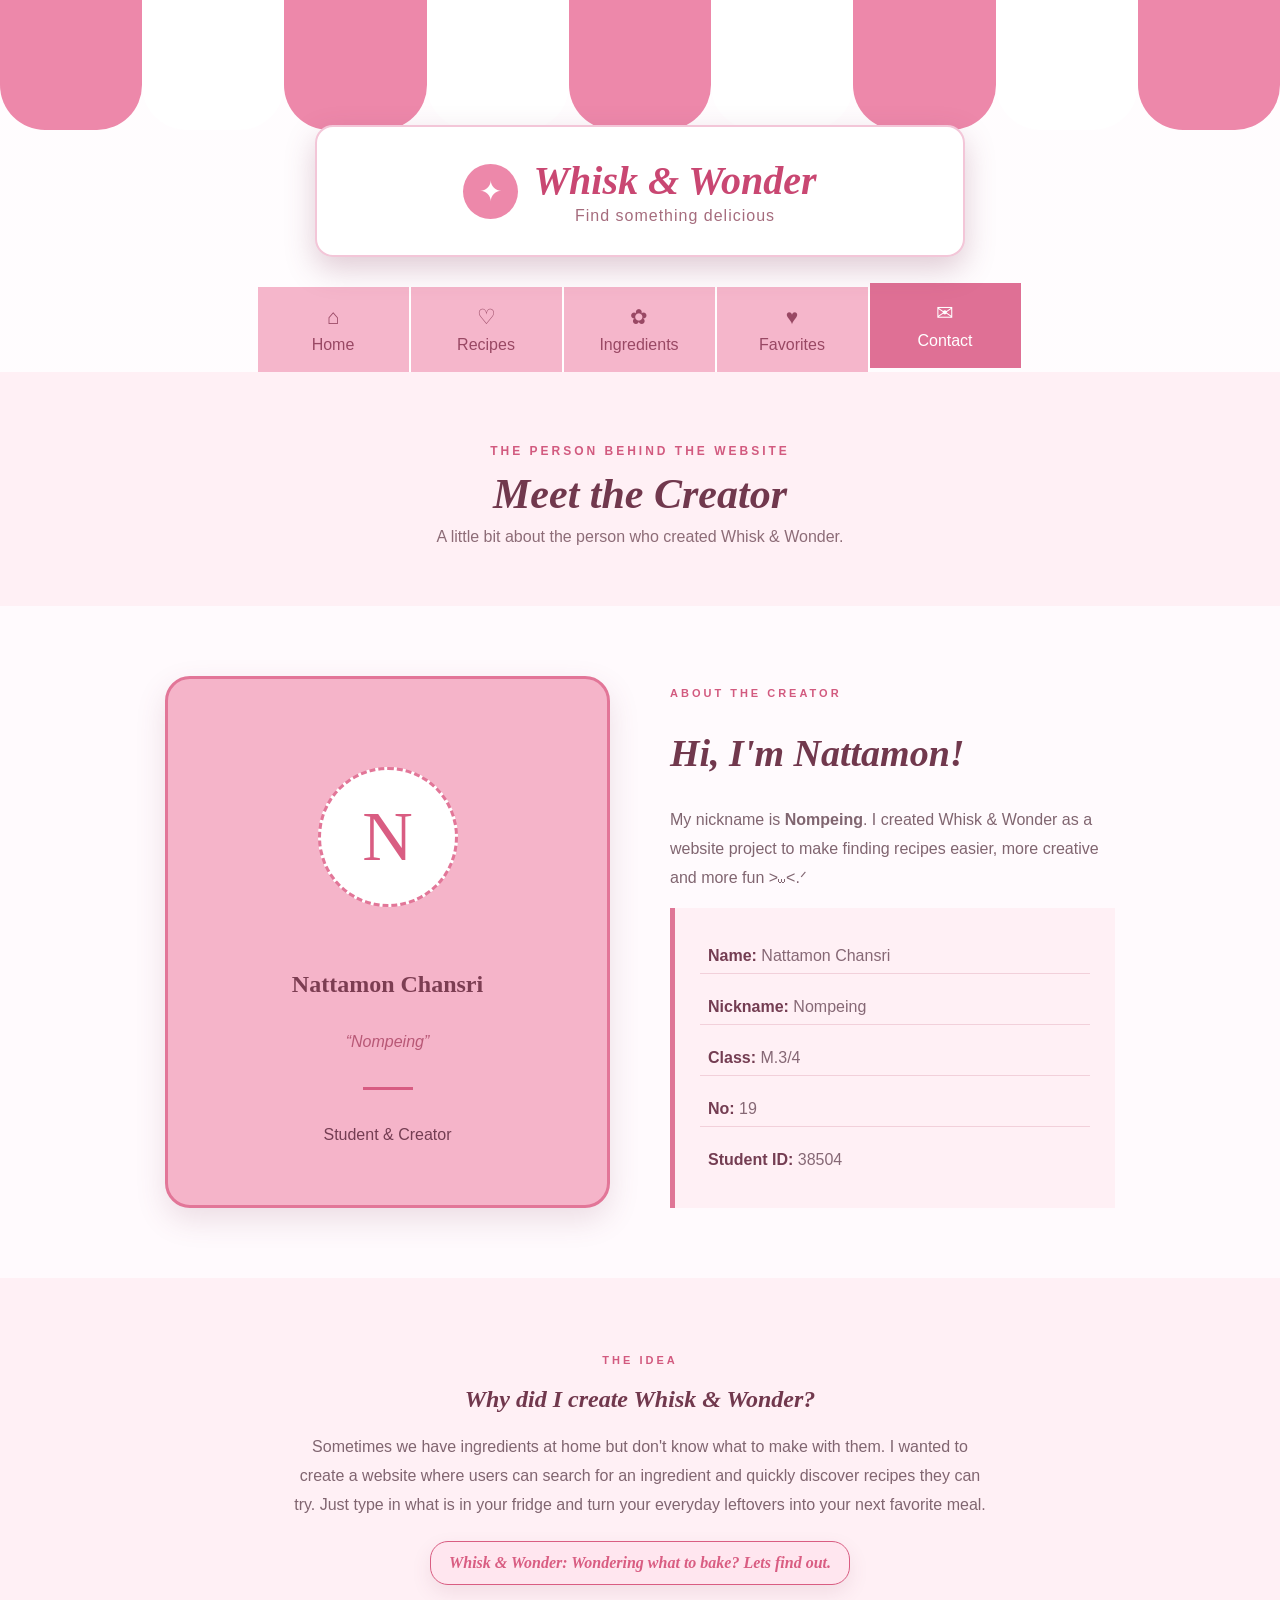
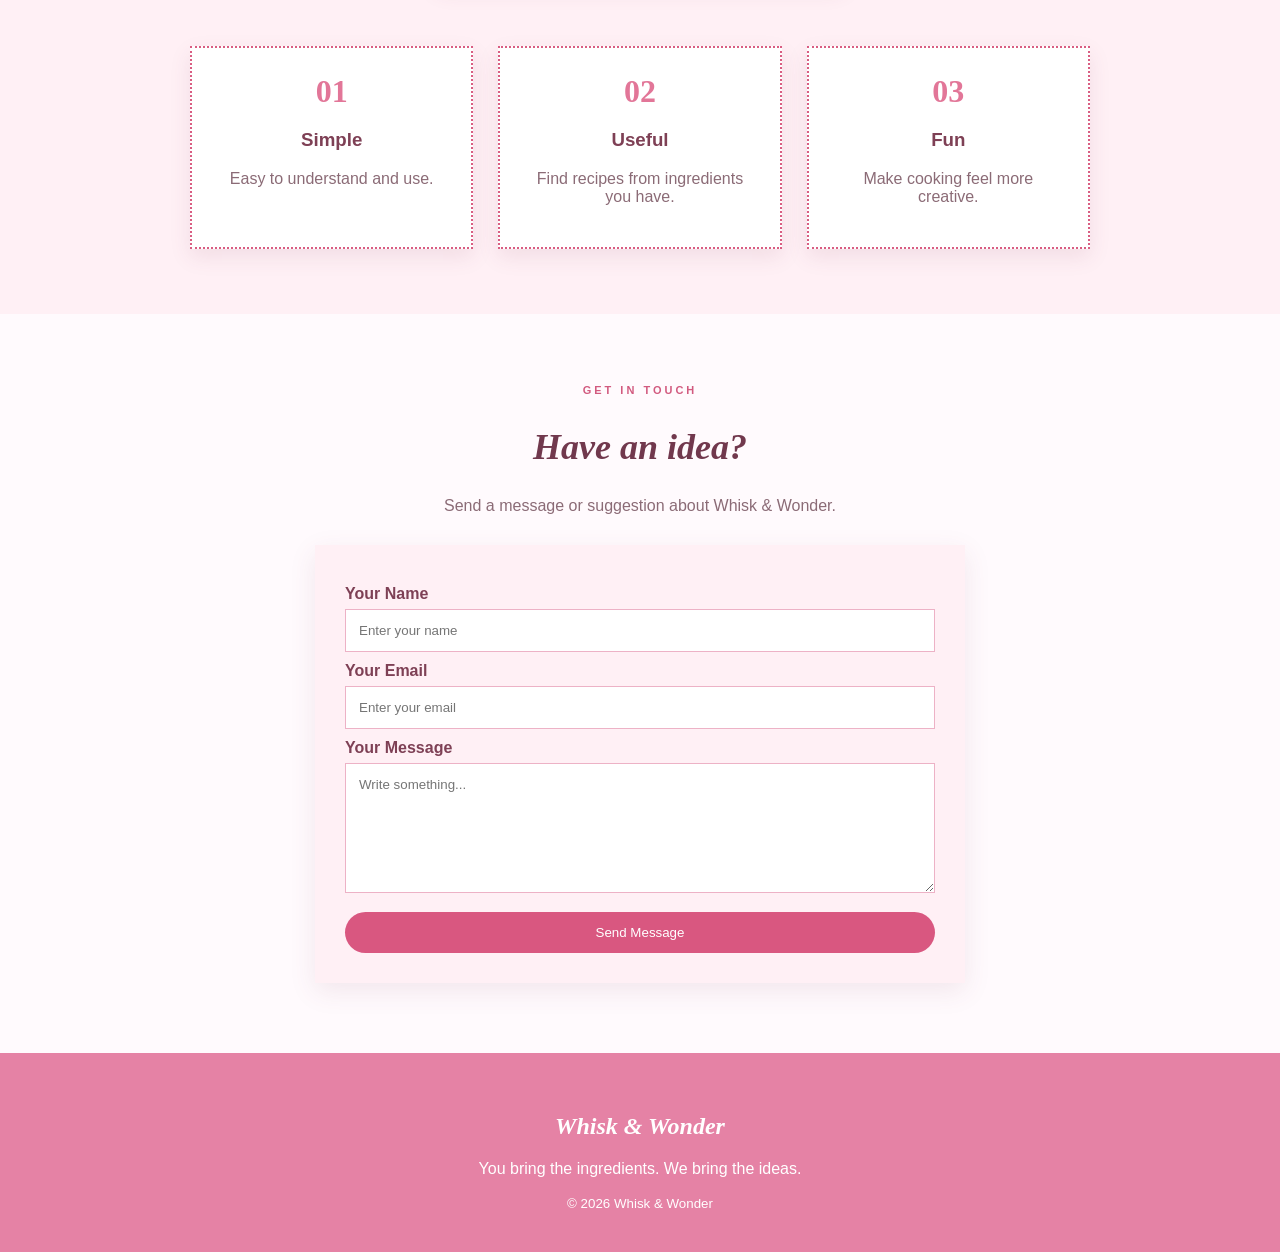
<file: Can edit-Whisk & Wonder/contact.html>
<!DOCTYPE html>
<html lang="en">

<head>

    <meta charset="UTF-8">

    <meta name="viewport" content="width=device-width, initial-scale=1.0">

    <title>Contact | Whisk & Wonder</title>

    <link rel="stylesheet" href="contact.css">

</head>


<body>


<header>

    <div class="awning">
        <div class="pink"></div>
        <div class="white"></div>
        <div class="pink"></div>
        <div class="white"></div>
        <div class="pink"></div>
        <div class="white"></div>
        <div class="pink"></div>
        <div class="white"></div>
        <div class="pink"></div>
    </div>


    <div class="logo">

        <div class="logo-star">✦</div>

        <div>
            <h1>Whisk & Wonder</h1>
            <p>Find something delicious</p>
        </div>

    </div>


    <nav>

        <a href="index.html">
            <span>⌂</span>
            Home
        </a>

        <a href="recipes.html">
            <span>♡</span>
            Recipes
        </a>

        <a href="ingredients.html">
            <span>✿</span>
            Ingredients
        </a>

        <a href="favorites.html">
            <span>♥</span>
            Favorites
        </a>

        <a href="contact.html" class="active">
            <span>✉</span>
            Contact
        </a>

    </nav>

</header>


<section class="title">

    <p>THE PERSON BEHIND THE WEBSITE</p>

    <h2>Meet the Creator</h2>

    <span>
        A little bit about the person who created Whisk & Wonder.
    </span>

</section>


<section class="creator">


    <div class="creator-card">

        <div class="profile">
            N
        </div>

        <h2>Nattamon Chansri</h2>

        <p class="nickname">
            “Nompeing”
        </p>

        <div class="line"></div>

        <p>
            Student & Creator
        </p>

    </div>


    <div class="information">

        <p class="mini-title">ABOUT THE CREATOR</p>

        <h2>Hi, I'm Nattamon!</h2>

        <p>
            My nickname is <b>Nompeing</b>. I created Whisk & Wonder
            as a website project to make finding recipes easier,
            more creative and more fun >⩊<.ᐟ
        </p>

        <div class="info">

            <p>
                <strong>Name:</strong>
                Nattamon Chansri
            </p>

            <p>
                <strong>Nickname:</strong>
                Nompeing
            </p>

            <p>
                <strong>Class:</strong>
                M.3/4
            </p>

            <p>
                <strong>No:</strong>
                19
            </p>

            <p>
                <strong>Student ID:</strong>
                38504
            </p>

        </div>

    </div>

</section>


<section class="idea">

    <p class="mini-title">THE IDEA</p>

    <h2>Why did I create Whisk & Wonder?</h2>

    <p>
        Sometimes we have ingredients at home but don't know
        what to make with them. I wanted to create a website
        where users can search for an ingredient and quickly
        discover recipes they can try. Just type in what is 
        in your fridge and turn your everyday leftovers 
        into your next favorite meal.
    </p>

    <h4> Whisk & Wonder: Wondering what to bake? Lets find out.</h4>

    <div class="idea-cards">

        <div>
            <strong>01</strong>
            <h3>Simple</h3>
            <p>Easy to understand and use.</p>
        </div>

        <div>
            <strong>02</strong>
            <h3>Useful</h3>
            <p>Find recipes from ingredients you have.</p>
        </div>

        <div>
            <strong>03</strong>
            <h3>Fun</h3>
            <p>Make cooking feel more creative.</p>
        </div>

    </div>

</section>


<section class="contact-form">

    <p class="mini-title">GET IN TOUCH</p>

    <h2>Have an idea?</h2>

    <p>
        Send a message or suggestion about Whisk & Wonder.
    </p>


    <form onsubmit="sendMessage(event)">

        <label>Your Name</label>

        <input type="text" required placeholder="Enter your name">


        <label>Your Email</label>

        <input type="email" required placeholder="Enter your email">


        <label>Your Message</label>

        <textarea required placeholder="Write something..."></textarea>


        <button type="submit">
            Send Message
        </button>

    </form>

</section>


<footer>

    <h2>Whisk & Wonder</h2>

    <p>You bring the ingredients. We bring the ideas.</p>

    <small>© 2026 Whisk & Wonder</small>

</footer>


<script src="script.js"></script>

</body>

</html>
</file>
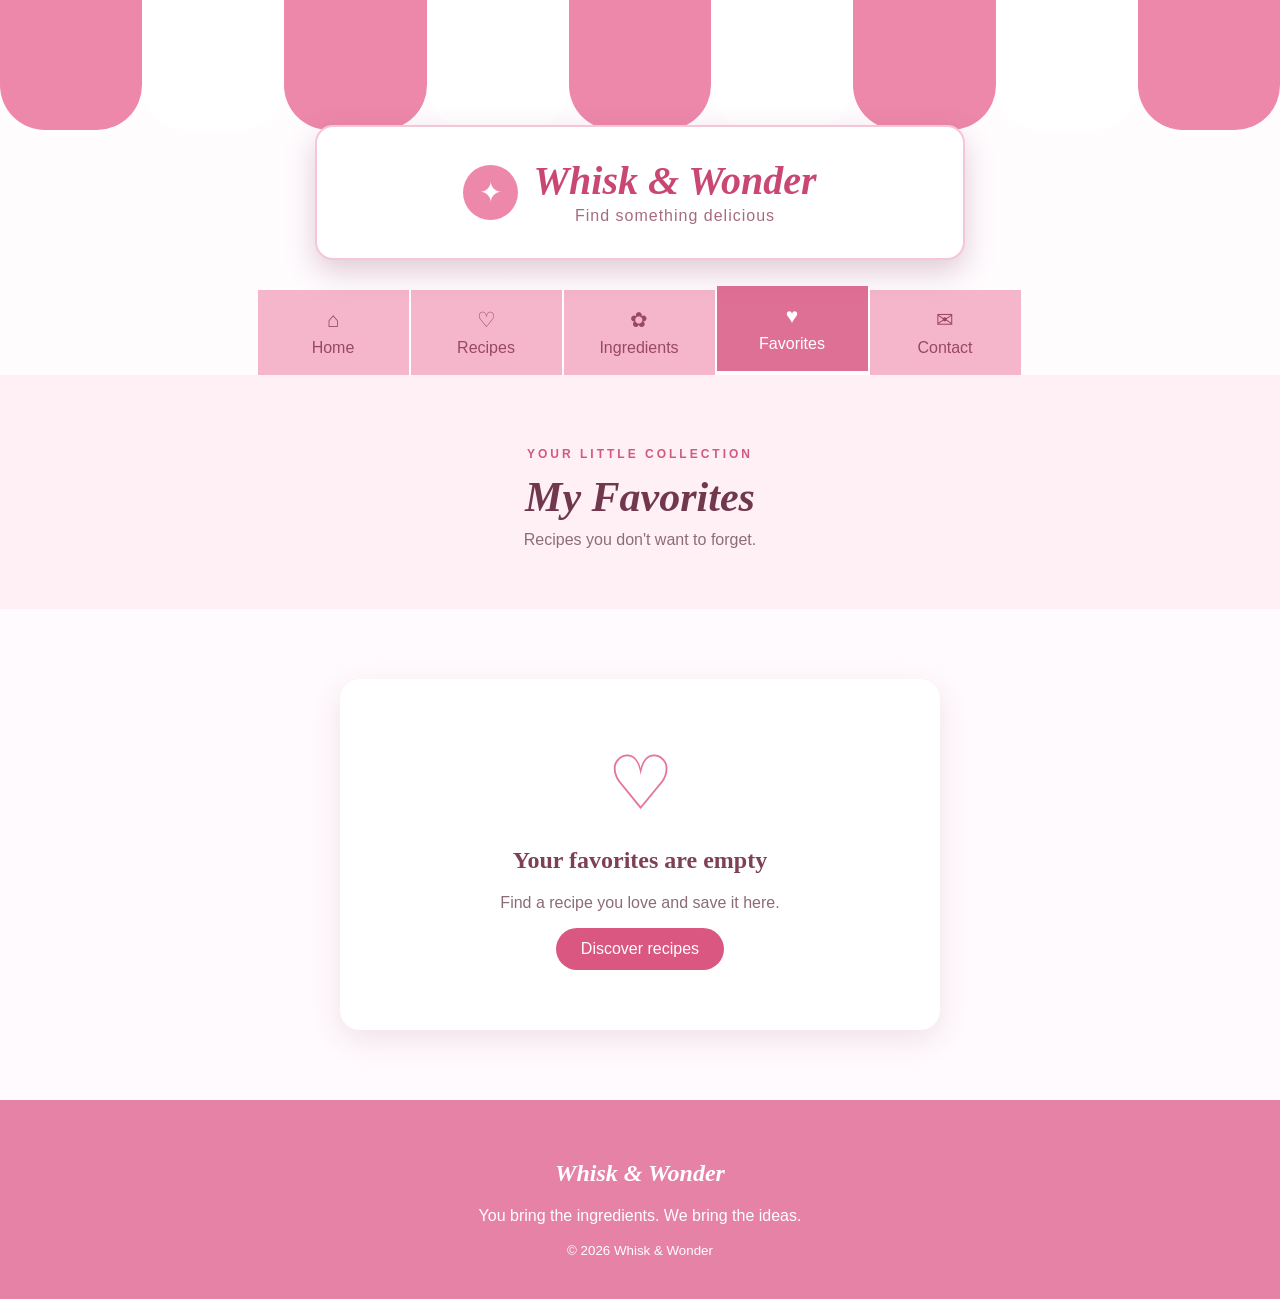
<file: Can edit-Whisk & Wonder/favorites.html>
<!DOCTYPE html>
<html lang="en">

<head>

    <meta charset="UTF-8">

    <meta name="viewport" content="width=device-width, initial-scale=1.0">

    <title>Favorites | Whisk & Wonder</title>

    <link rel="stylesheet" href="favorites.css">

</head>


<body>


<header>

    <div class="awning">
        <div class="pink"></div>
        <div class="white"></div>
        <div class="pink"></div>
        <div class="white"></div>
        <div class="pink"></div>
        <div class="white"></div>
        <div class="pink"></div>
        <div class="white"></div>
        <div class="pink"></div>
    </div>


    <div class="logo">

        <div class="logo-star">✦</div>

        <div>
            <h1>Whisk & Wonder</h1>
            <p>Find something delicious</p>
        </div>

    </div>


    <nav>

        <a href="index.html">
            <span>⌂</span>
            Home
        </a>

        <a href="recipes.html">
            <span>♡</span>
            Recipes
        </a>

        <a href="ingredients.html">
            <span>✿</span>
            Ingredients
        </a>

        <a href="favorites.html" class="active">
            <span>♥</span>
            Favorites
        </a>

        <a href="contact.html">
            <span>✉</span>
            Contact
        </a>

    </nav>

</header>


<section class="title">

    <p>YOUR LITTLE COLLECTION</p>

    <h2>My Favorites</h2>

    <span>
        Recipes you don't want to forget.
    </span>

</section>


<section class="favorite-area">

    <div id="favoriteList">

        <div class="empty">

            <div class="heart">♡</div>

            <h2>Your favorites are empty</h2>

            <p>
                Find a recipe you love and save it here.
            </p>

            <a href="recipes.html">
                Discover recipes
            </a>

        </div>

    </div>

</section>


<footer>

    <h2>Whisk & Wonder</h2>

    <p>You bring the ingredients. We bring the ideas.</p>

    <small>© 2026 Whisk & Wonder</small>

</footer>


<script src="script.js"></script>

</body>

</html>
</file>
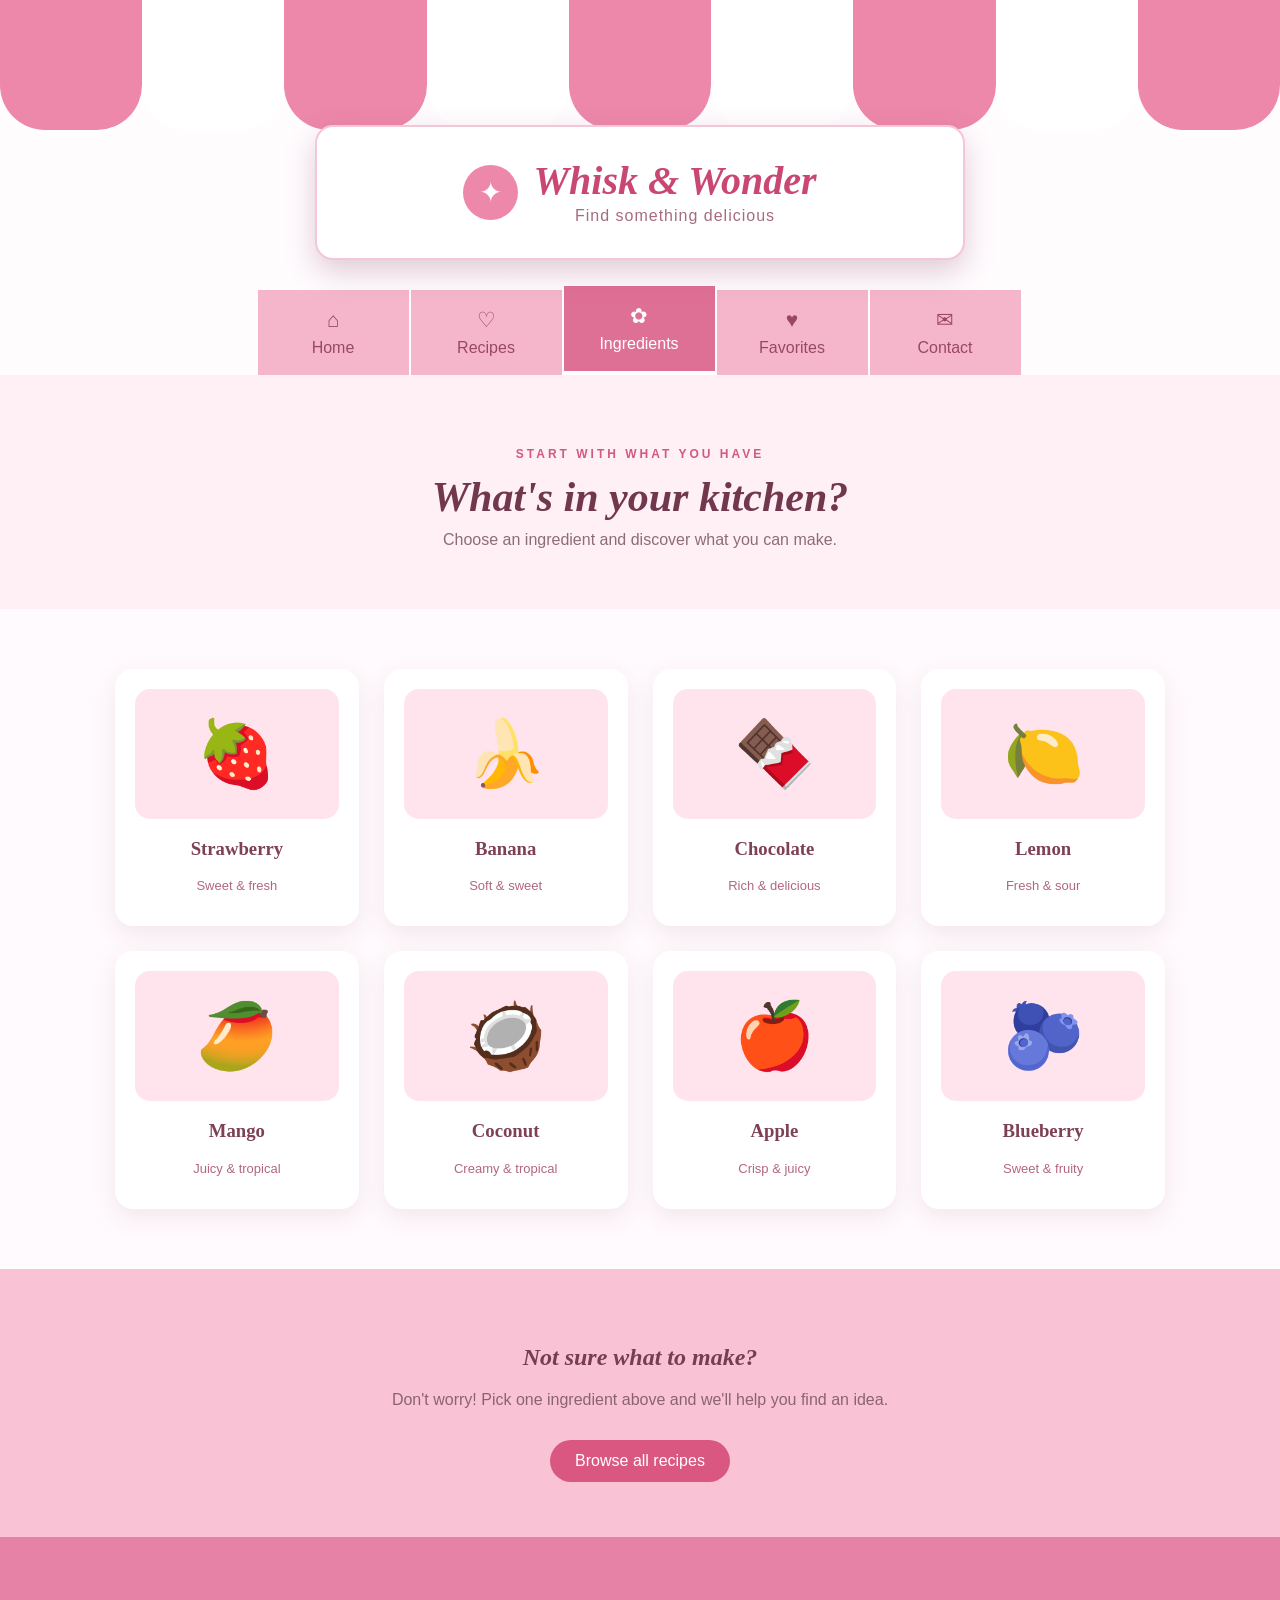
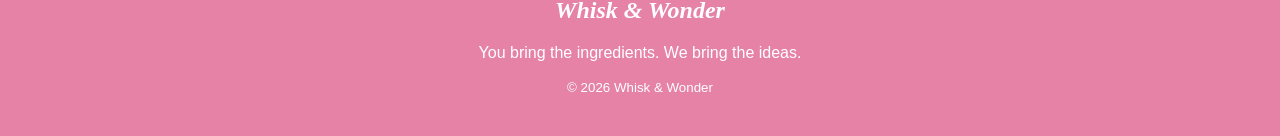
<file: Can edit-Whisk & Wonder/ingredients.html>
<!DOCTYPE html>
<html lang="en">

<head>

    <meta charset="UTF-8">

    <meta name="viewport" content="width=device-width, initial-scale=1.0">

    <title>Ingredients | Whisk & Wonder</title>

    <link rel="stylesheet" href="ingredients.css">

</head>


<body>


<header>

    <div class="awning">
        <div class="pink"></div>
        <div class="white"></div>
        <div class="pink"></div>
        <div class="white"></div>
        <div class="pink"></div>
        <div class="white"></div>
        <div class="pink"></div>
        <div class="white"></div>
        <div class="pink"></div>
    </div>


    <div class="logo">

        <div class="logo-star">✦</div>

        <div>
            <h1>Whisk & Wonder</h1>
            <p>Find something delicious</p>
        </div>

    </div>


    <nav>

        <a href="index.html">
            <span>⌂</span>
            Home
        </a>

        <a href="recipes.html">
            <span>♡</span>
            Recipes
        </a>

        <a href="ingredients.html" class="active">
            <span>✿</span>
            Ingredients
        </a>

        <a href="favorites.html">
            <span>♥</span>
            Favorites
        </a>

        <a href="contact.html">
            <span>✉</span>
            Contact
        </a>

    </nav>

</header>


<section class="title">

    <p>START WITH WHAT YOU HAVE</p>

    <h2>What's in your kitchen?</h2>

    <span>
        Choose an ingredient and discover what you can make.
    </span>

</section>


<section class="ingredients">


    <div class="ingredient-card"
         onclick="ingredientSearch('strawberry')">

        <div class="ingredient-picture">🍓</div>

        <h3>Strawberry</h3>

        <p>Sweet & fresh</p>

    </div>


    <div class="ingredient-card"
         onclick="ingredientSearch('banana')">

        <div class="ingredient-picture">🍌</div>

        <h3>Banana</h3>

        <p>Soft & sweet</p>

    </div>


    <div class="ingredient-card"
         onclick="ingredientSearch('chocolate')">

        <div class="ingredient-picture">🍫</div>

        <h3>Chocolate</h3>

        <p>Rich & delicious</p>

    </div>


    <div class="ingredient-card"
         onclick="ingredientSearch('lemon')">

        <div class="ingredient-picture">🍋</div>

        <h3>Lemon</h3>

        <p>Fresh & sour</p>

    </div>


    <div class="ingredient-card"
         onclick="ingredientSearch('mango')">

        <div class="ingredient-picture">🥭</div>

        <h3>Mango</h3>

        <p>Juicy & tropical</p>

    </div>


    <div class="ingredient-card"
         onclick="ingredientSearch('coconut')">

        <div class="ingredient-picture">🥥</div>

        <h3>Coconut</h3>

        <p>Creamy & tropical</p>

    </div>


    <div class="ingredient-card"
         onclick="ingredientSearch('apple')">

        <div class="ingredient-picture">🍎</div>

        <h3>Apple</h3>

        <p>Crisp & juicy</p>

    </div>


    <div class="ingredient-card"
         onclick="ingredientSearch('blueberry')">

        <div class="ingredient-picture">🫐</div>

        <h3>Blueberry</h3>

        <p>Sweet & fruity</p>

    </div>


</section>


<section class="tip">

    <h2>Not sure what to make?</h2>

    <p>
        Don't worry! Pick one ingredient above and
        we'll help you find an idea.
    </p>

    <a href="recipes.html">
        Browse all recipes
    </a>

</section>


<footer>

    <h2>Whisk & Wonder</h2>

    <p>You bring the ingredients. We bring the ideas.</p>

    <small>© 2026 Whisk & Wonder</small>

</footer>


<script src="script.js"></script>

</body>

</html>
</file>
<file: Can edit-Whisk & Wonder/contact.css>
* {
    box-sizing: border-box;
}

body {
    margin: 0;
    background: #fffafd;
    color: #743d52;
    font-family: Arial, sans-serif;
}


/* HEADER */

header {
    background:
        linear-gradient(rgba(255, 255, 255, 0.5), rgba(255, 255, 255, 0.5)),
        url("https://i.pinimg.com/1200x/7e/ba/07/7eba07caf85447c10a20836076fc28ec.jpg");

    background-size: cover;
    background-position: center;

    text-align: center;
    box-shadow: 0 5px 20px rgba(160, 70, 100, 0.12);
}

.awning {
    height: 145px;
    display: flex;
    justify-content: center;
    overflow: hidden;
}

.awning div {
    width: 150px;
    height: 130px;
}

.pink {
    background: #ed88aa;
    border-radius: 0 0 45px 45px;
}

.white {
    background: white;
    border-radius: 0 0 45px 45px;
}


.logo {
    width: 650px;
    max-width: 90%;
    margin: -20px auto 30px;
    padding: 30px;
    background: white;
    border: 2px solid #f3c6d8;
    border-radius: 18px;
    display: flex;
    justify-content: center;
    align-items: center;
    gap: 15px;
    position: relative;
    z-index: 5;
    box-shadow: 0 12px 30px rgba(130, 60, 90, 0.25);
}


.logo-star {
    width: 55px;
    height: 55px;
    border-radius: 50%;
    background: #ed88aa;
    color: white;
    display: flex;
    justify-content: center;
    align-items: center;
    font-size: 28px;
}

.logo h1 {
    margin: 0;
    color: #c94772;
    font-family: Georgia, serif;
    font-style: italic;
    font-size: 40px;
}

.logo p {
    margin: 3px 0 0;
    color: #a56c7d;
    letter-spacing: 1px;
}


nav {
    display: flex;
    justify-content: center;
    width: 765px;
    max-width: 100%;
    margin: auto;
}

nav a {
    width: 153px;
    padding: 18px 10px;
    background: #f5b6cb;
    color: #994864;
    text-decoration: none;
    border-right: 2px solid white;
    transition: .3s;
}

nav a span {
    display: block;
    font-size: 21px;
    margin-bottom: 7px;
}

nav a:hover,
nav a.active {
    background: #df7095;
    color: white;
    transform: translateY(-4px);
}


/* TITLE */

.title {
    background: #fff0f5;
    text-align: center;
    padding: 60px 20px;
}

.title p {
    color: #d25a7f;
    letter-spacing: 3px;
    font-size: 12px;
    font-weight: bold;
}

.title h2 {
    margin: 10px;
    font-family: Georgia, serif;
    font-style: italic;
    font-size: 42px;
    color: #71384d;
}

.title span {
    color: #8d6c77;
}


/* CREATOR */

.creator {
    max-width: 950px;
    margin: 70px auto;
    display: grid;
    grid-template-columns: 1fr 1fr;
    gap: 60px;
    align-items: center;
}

.creator-card {
    background: #f5b4c9;
    padding: 45px;
    text-align: center;
    border-radius: 25px;
    border: 3px solid #e27698;
    box-shadow: 0 12px 30px rgba(130,60,90,.15);

    height: 100%;
    display: flex;
    flex-direction: column;
    justify-content: center;
}

.profile {
    width: 140px;
    height: 140px;
    margin: auto;
    border-radius: 50%;
    border: 3px dashed #e27698;
    background: white;
    color: #d95d82;
    display: flex;
    align-items: center;
    justify-content: center;
    font-family: Georgia, serif;
    font-size: 70px;
}

.creator-card h2 {
    color: #7c3d52;
    font-family: Georgia, serif;
}

.nickname {
    color: #b85876;
    font-style: italic;
}

.line {
    width: 50px;
    height: 3px;
    background: #d75c82;
    margin: 20px auto;
}


/* INFORMATION */

.mini-title {
    color: #d25a7f;
    font-size: 11px;
    letter-spacing: 3px;
    font-weight: bold;
}

.information h2 {
    font-family: Georgia, serif;
    font-style: italic;
    color: #71384d;
    font-size: 38px;
}

.information > p:not(.mini-title) {
    color: #806570;
    line-height: 1.8;
}

.info {
    background: #fff0f5;
    padding: 15px 25px;
    border-left: 5px solid #df7696;
}

.info p {
    border-bottom: 1px solid #f2d0da;
    padding: 8px;
    color: #866875;
}

.info p:last-child {
    border-bottom: none;
}

.info strong {
    color: #743d52;
    .info {
    border-radius: 0 15px 15px 0;
    min-height: 240px;
}
}


/* IDEA */

.idea {
    text-align: center;
    background: #fff0f5;
    padding: 65px 20px;
}

.idea h2 {
    font-family: Georgia, serif;
    font-style: italic;
    color: #71384d;
}

.idea h4 {
    font-family: Georgia, serif;
    font-style: italic;
    color: #d95d82;
    padding: 12px 18px;
    background-color: #ffe6ef;
    border-radius: 18px;
    box-shadow: 0 8px 20px rgba(130, 60, 90, .1);
    border: 1px solid #d95d82;
    display: inline-block;
    position: relative;
}

.idea > p:not(.mini-title) {
    max-width: 700px;
    margin: auto;
    color: #806570;
    line-height: 1.8;
}

.idea-cards {
    max-width: 900px;
    margin: 40px auto 0;
    display: grid;
    grid-template-columns: repeat(3,1fr);
    gap: 25px;
}

.idea-cards div {
    background: white;
    padding: 25px;
    box-shadow: 0 8px 20px rgba(130,60,90,.1);
    border: 2px dotted #d95d82;
    transition: .3s;
}

.idea-cards div:hover {
    transform: translateY(-7px);
}

.idea-cards strong {
    font-family: Georgia, serif;
    font-size: 32px;
    color: #e27698;
}

.idea-cards h3 {
    color: #7e4055;
}

.idea-cards p {
    color: #8b6b76;
}

    

/* FORM */

.contact-form {
    max-width: 650px;
    margin: 70px auto;
    text-align: center;
}

.contact-form h2 {
    font-family: Georgia, serif;
    font-style: italic;
    font-size: 36px;
    color: #71384d;
}

.contact-form > p:not(.mini-title) {
    color: #8b6b76;
}

form {
    margin-top: 30px;
    background: #fff0f5;
    padding: 30px;
    text-align: left;
    box-shadow: 0 8px 25px rgba(130,60,90,.1);
}

label {
    display: block;
    margin: 10px 0 6px;
    color: #7e4055;
    font-weight: bold;
}

input,
textarea {
    width: 100%;
    padding: 13px;
    border: 1px solid #edb2c6;
    outline: none;
    font-family: Arial;
}

textarea {
    height: 130px;
    resize: vertical;
}

form button {
    margin-top: 15px;
    width: 100%;
    padding: 13px;
    border: none;
    border-radius: 25px;
    background: #d95780;
    color: white;
    cursor: pointer;
}

form button:hover {
    background: #bc456b;
}


/* FOOTER */

footer {
    background: #e582a5;
    color: white;
    text-align: center;
    padding: 40px;
}

footer h2 {
    font-family: Georgia, serif;
    font-style: italic;
}


/* MOBILE */

@media(max-width:800px) {

    .creator {
        grid-template-columns: 1fr;
        padding: 20px;
    }

    .idea-cards {
        grid-template-columns: 1fr;
    }

    nav a {
        font-size: 11px;
    }
}
</file>
<file: Can edit-Whisk & Wonder/favorites.css>
* {
    box-sizing: border-box;
}

body {
    margin: 0;
    background: #fffafd;
    color: #743d52;
    font-family: Arial, sans-serif;
}


/* HEADER */

header {
    background:
        linear-gradient(rgba(255, 255, 255, 0.5), rgba(255, 255, 255, 0.5)),
        url("https://i.pinimg.com/1200x/7e/ba/07/7eba07caf85447c10a20836076fc28ec.jpg");

    background-size: cover;
    background-position: center;

    text-align: center;
    box-shadow: 0 5px 20px rgba(160, 70, 100, 0.12);
}

.awning {
    height: 145px;
    display: flex;
    justify-content: center;
    overflow: hidden;
}

.awning div {
    width: 150px;
    height: 130px;
}

.pink {
    background: #ed88aa;
    border-radius: 0 0 45px 45px;
}

.white {
    background: white;
    border-radius: 0 0 45px 45px;
}


.logo {
    width: 650px;
    max-width: 90%;
    margin: -20px auto 30px;
    padding: 30px;
    background: white;
    border: 2px solid #f3c6d8;
    border-radius: 18px;
    display: flex;
    justify-content: center;
    align-items: center;
    gap: 15px;
    position: relative;
    z-index: 5;
    box-shadow: 0 12px 30px rgba(130, 60, 90, 0.25);
}


.logo-star {
    width: 55px;
    height: 55px;
    border-radius: 50%;
    background: #ed88aa;
    color: white;
    display: flex;
    justify-content: center;
    align-items: center;
    font-size: 28px;
}

.logo h1 {
    margin: 0;
    color: #c94772;
    font-family: Georgia, serif;
    font-style: italic;
    font-size: 40px;
}

.logo p {
    margin: 3px;
    color: #a56c7d;
    letter-spacing: 1px;
}


nav {
    display: flex;
    justify-content: center;
    width: 765px;
    max-width: 100%;
    margin: auto;
}

nav a {
    width: 153px;
    padding: 18px 10px;
    background: #f5b6cb;
    color: #994864;
    text-decoration: none;
    border-right: 2px solid white;
    transition: .3s;
}

nav a span {
    display: block;
    font-size: 21px;
    margin-bottom: 7px;
}

nav a:hover,
nav a.active {
    background: #df7095;
    color: white;
    transform: translateY(-4px);
}


/* TITLE */

.title {
    text-align: center;
    background: #fff0f5;
    padding: 60px 20px;
}

.title p {
    color: #d25a7f;
    letter-spacing: 3px;
    font-size: 12px;
    font-weight: bold;
}

.title h2 {
    margin: 10px;
    font-family: Georgia, serif;
    font-style: italic;
    font-size: 42px;
    color: #71384d;
}

.title span {
    color: #8d6c77;
}


/* FAVORITES */

.favorite-area {
    min-height: 450px;
    padding: 70px 20px;
}

.empty {
    max-width: 600px;
    margin: auto;
    padding: 60px 30px;
    background: white;
    text-align: center;
    border-radius: 20px;
    box-shadow: 0 10px 30px rgba(130,60,90,.12);
}

.heart {
    font-size: 75px;
    color: #e47799;
}

.empty h2 {
    font-family: Georgia, serif;
    color: #7e4055;
}

.empty p {
    color: #8b6b76;
}

.empty a {
    display: inline-block;
    background: #d95780;
    color: white;
    text-decoration: none;
    padding: 12px 25px;
    border-radius: 25px;
}


/* SAVED CARDS */

.saved-grid {
    max-width: 1000px;
    margin: auto;
    display: grid;
    grid-template-columns: repeat(3,1fr);
    gap: 25px;
}

.saved-card {
    background: white;
    padding: 25px;
    border-radius: 15px;
    box-shadow: 0 8px 25px rgba(130,60,90,.12);
}

.saved-card h3 {
    font-family: Georgia, serif;
    color: #7e4055;
}

.saved-card button {
    background: #d95780;
    border: none;
    color: white;
    padding: 10px 18px;
    border-radius: 20px;
    cursor: pointer;
}


/* FOOTER */

footer {
    background: #e582a5;
    color: white;
    text-align: center;
    padding: 40px;
}

footer h2 {
    font-family: Georgia, serif;
    font-style: italic;
}


/* MOBILE */

@media(max-width:800px) {

    .saved-grid {
        grid-template-columns: 1fr;
    }

    nav a {
        font-size: 11px;
    }
}
</file>
<file: Can edit-Whisk & Wonder/ingredients.css>
* {
    box-sizing: border-box;
}

body {
    margin: 0;
    background: #fffafd;
    color: #743d52;
    font-family: Arial, sans-serif;
}


/* HEADER */

header {
    background:
        linear-gradient(rgba(255, 255, 255, 0.5), rgba(255, 255, 255, 0.5)),
        url("https://i.pinimg.com/1200x/7e/ba/07/7eba07caf85447c10a20836076fc28ec.jpg");

    background-size: cover;
    background-position: center;

    text-align: center;
    box-shadow: 0 5px 20px rgba(160, 70, 100, 0.12);
}

.awning {
    height: 145px;
    display: flex;
    justify-content: center;
    overflow: hidden;
}

.awning div {
    width: 150px;
    height: 130px;
}

.pink {
    background: #ed88aa;
    border-radius: 0 0 45px 45px;
}

.white {
    background: white;
    border-radius: 0 0 45px 45px;
}


.logo {
    width: 650px;
    max-width: 90%;
    margin: -20px auto 30px;
    padding: 30px;
    background: white;
    border: 2px solid #f3c6d8;
    border-radius: 18px;
    display: flex;
    justify-content: center;
    align-items: center;
    gap: 15px;
    position: relative;
    z-index: 5;
    box-shadow: 0 12px 30px rgba(130, 60, 90, 0.25);
}


.logo-star {
    width: 55px;
    height: 55px;
    border-radius: 50%;
    background: #ed88aa;
    color: white;
    display: flex;
    justify-content: center;
    align-items: center;
    font-size: 28px;
}

.logo h1 {
    margin: 0;
    color: #c94772;
    font-family: Georgia, serif;
    font-style: italic;
    font-size: 40px;
}

.logo p {
    margin: 3px;
    color: #a56c7d;
    letter-spacing: 1px;
}


nav {
    display: flex;
    justify-content: center;
    width: 765px;
    max-width: 100%;
    margin: auto;
}

nav a {
    width: 153px;
    padding: 18px 10px;
    background: #f5b6cb;
    color: #994864;
    text-decoration: none;
    border-right: 2px solid white;
    transition: .3s;
}

nav a span {
    display: block;
    font-size: 21px;
    margin-bottom: 7px;
}

nav a:hover,
nav a.active {
    background: #df7095;
    color: white;
    transform: translateY(-4px);
}


/* TITLE */

.title {
    text-align: center;
    background: #fff0f5;
    padding: 60px 20px;
}

.title p {
    color: #d25a7f;
    letter-spacing: 3px;
    font-size: 12px;
    font-weight: bold;
}

.title h2 {
    font-family: Georgia, serif;
    font-style: italic;
    font-size: 42px;
    color: #71384d;
    margin: 10px;
}

.title span {
    color: #8d6c77;
}


/* INGREDIENTS */

.ingredients {
    max-width: 1050px;
    margin: 60px auto;
    display: grid;
    grid-template-columns: repeat(4, 1fr);
    gap: 25px;
}

.ingredient-card {
    background: white;
    padding: 20px;
    text-align: center;
    border-radius: 18px;
    box-shadow: 0 8px 25px rgba(130,60,90,.1);
    cursor: pointer;
    transition: .3s;
}

.ingredient-card:hover {
    transform: translateY(-10px) rotate(1deg);
    box-shadow: 0 15px 35px rgba(130,60,90,.2);
}

.ingredient-picture {
    height: 130px;
    background: #ffe4ed;
    border-radius: 15px;
    display: flex;
    justify-content: center;
    align-items: center;
    font-size: 65px;
}

.ingredient-card h3 {
    font-family: Georgia, serif;
    color: #7e4055;
}

.ingredient-card p {
    color: #b26780;
    font-size: 13px;
}


/* TIP */

.tip {
    background: #f9c3d5;
    text-align: center;
    padding: 55px 20px;
    margin-top: 20px;
}

.tip h2 {
    font-family: Georgia, serif;
    font-style: italic;
    color: #783d52;
}

.tip p {
    color: #8a6370;
}

.tip a {
    display: inline-block;
    margin-top: 15px;
    background: #d95780;
    color: white;
    text-decoration: none;
    padding: 12px 25px;
    border-radius: 25px;
}


/* FOOTER */

footer {
    background: #e582a5;
    color: white;
    text-align: center;
    padding: 40px;
}

footer h2 {
    font-family: Georgia, serif;
    font-style: italic;
}


/* MOBILE */

@media(max-width:800px) {

    .ingredients {
        grid-template-columns: repeat(2,1fr);
        padding: 20px;
    }

    nav a {
        font-size: 11px;
    }
}
</file>
